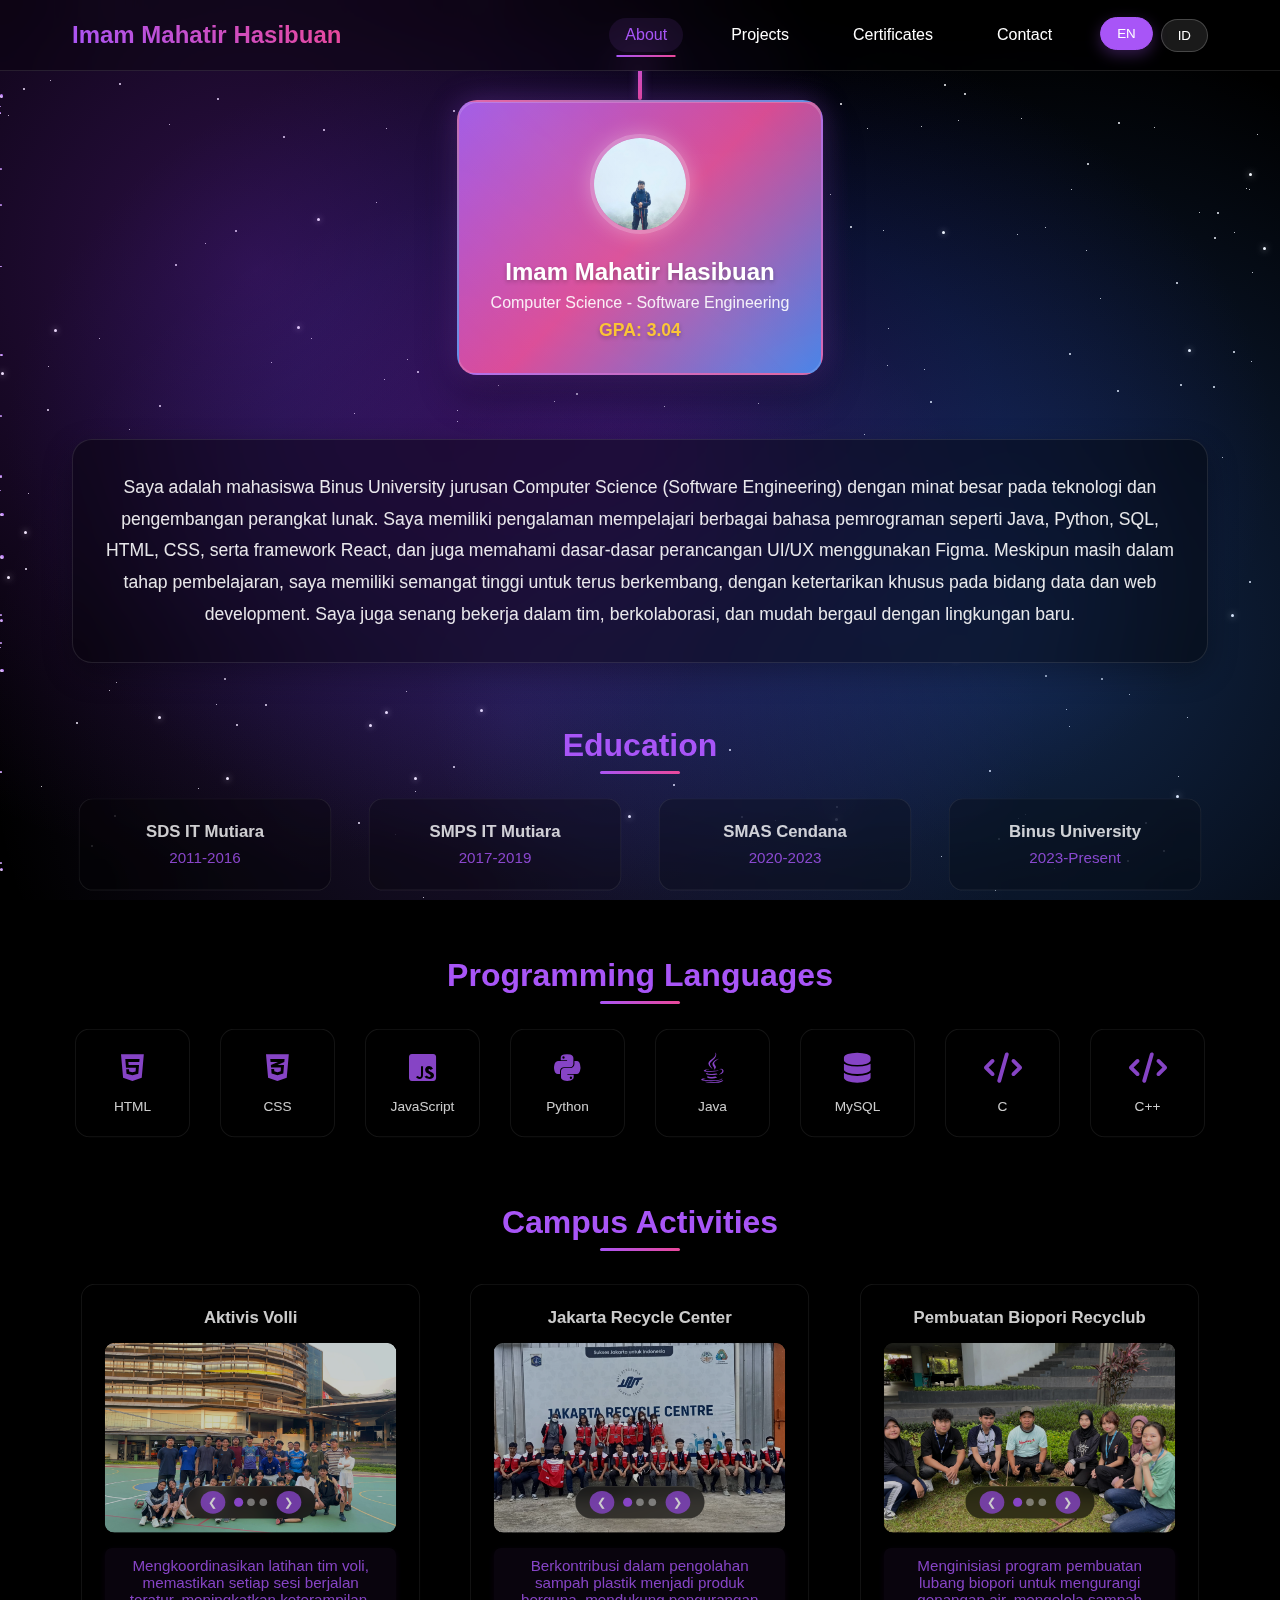
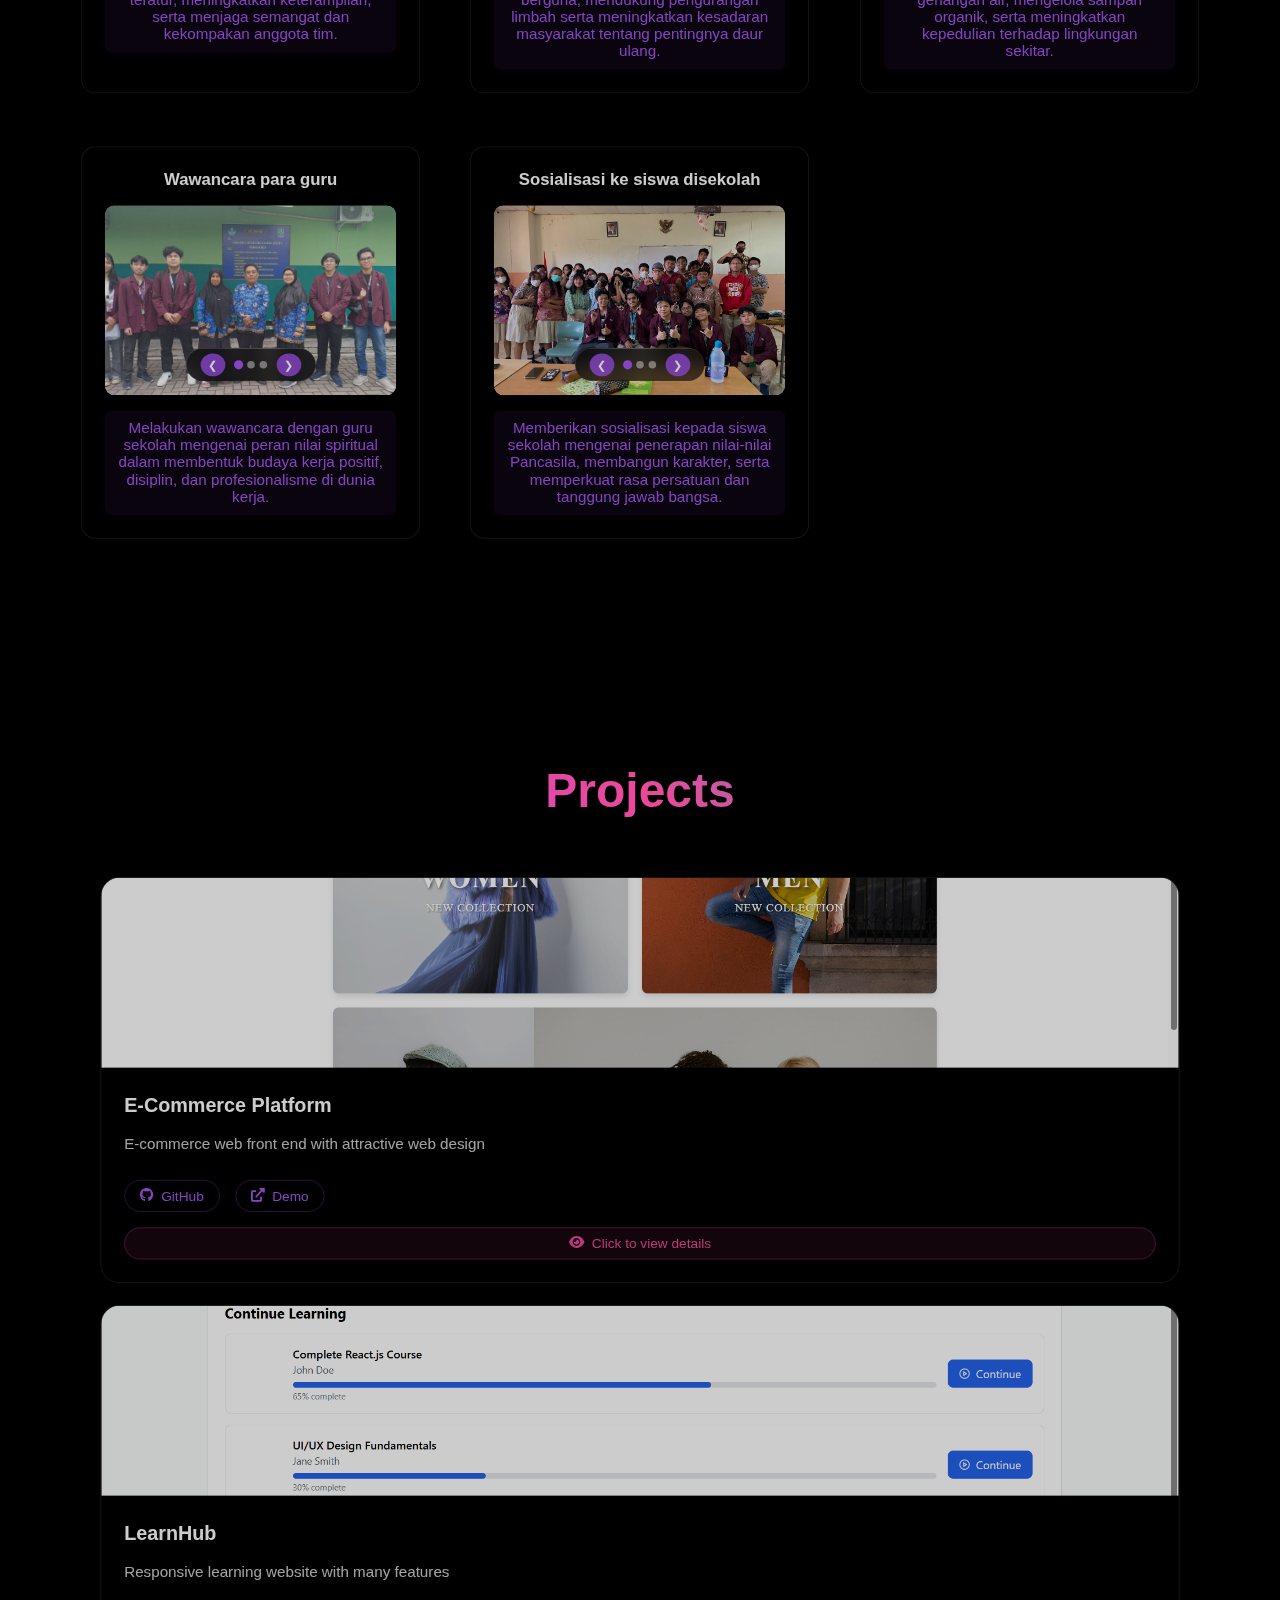
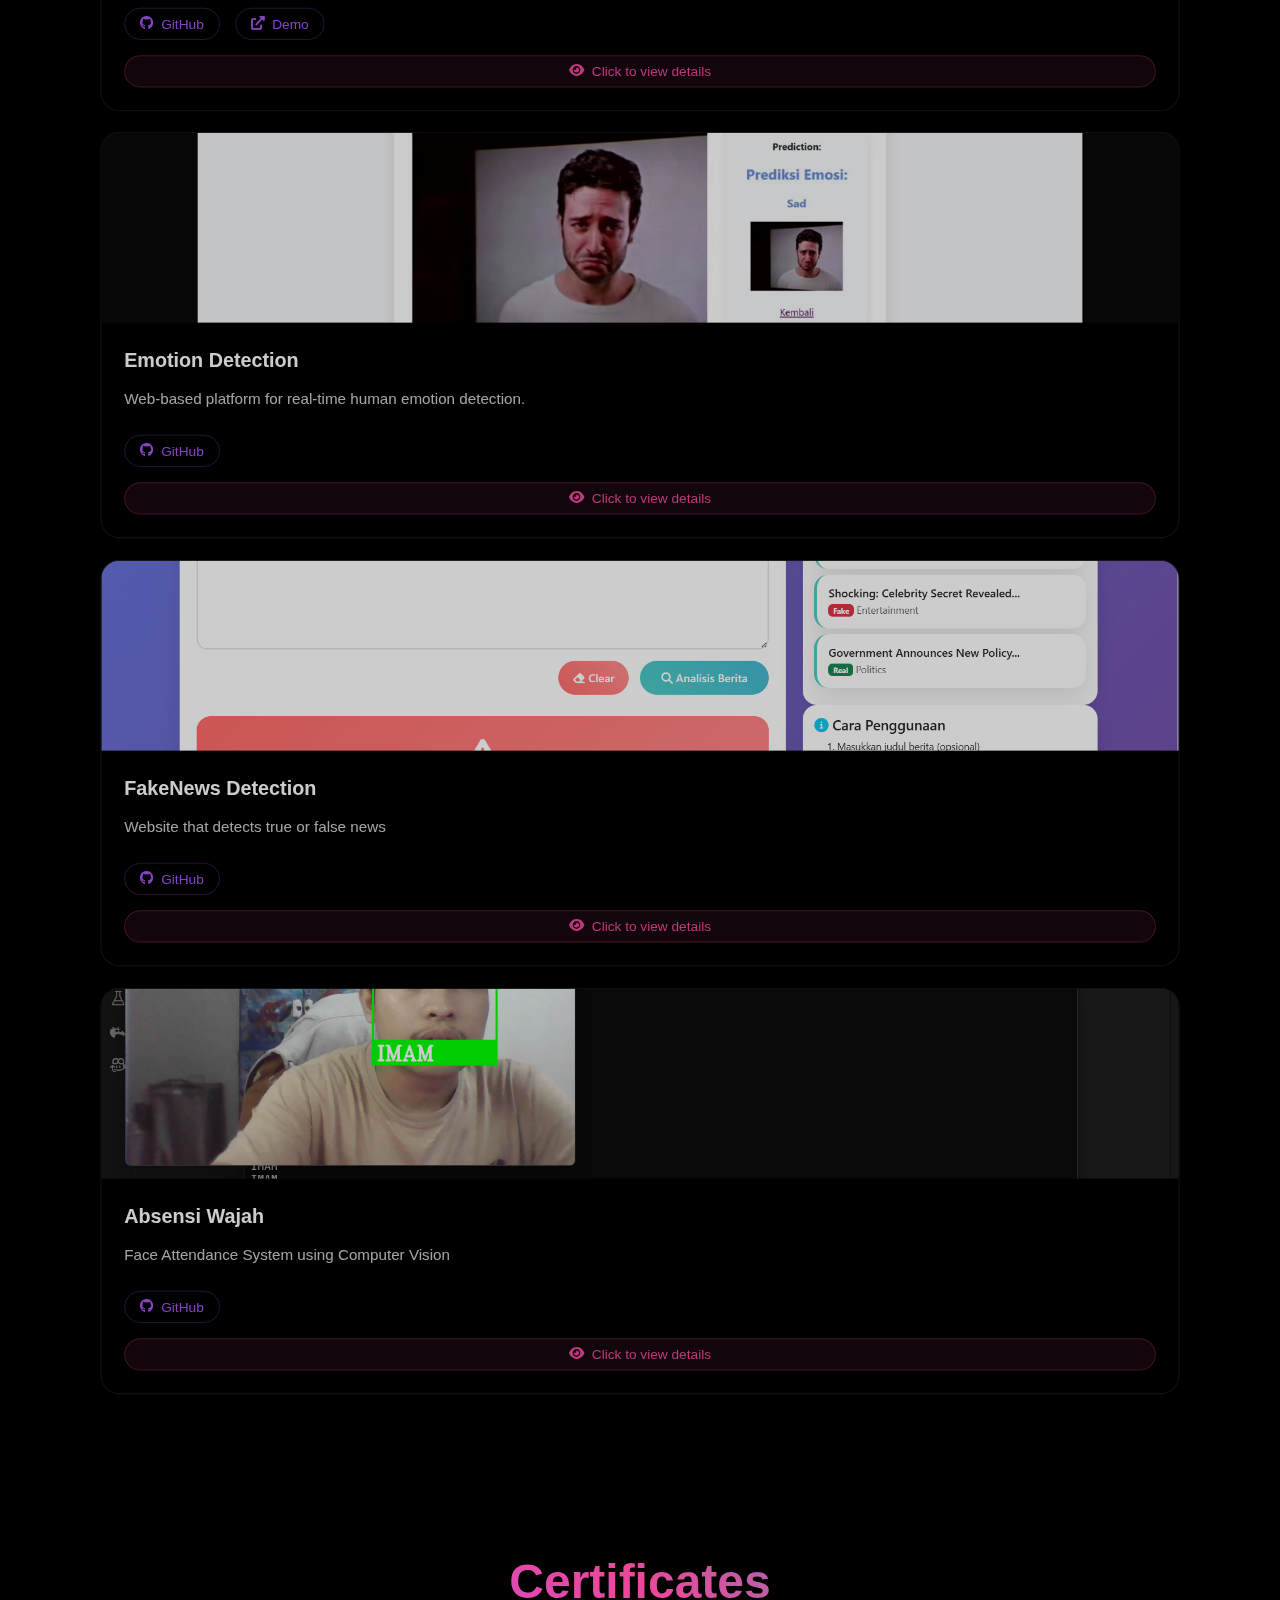
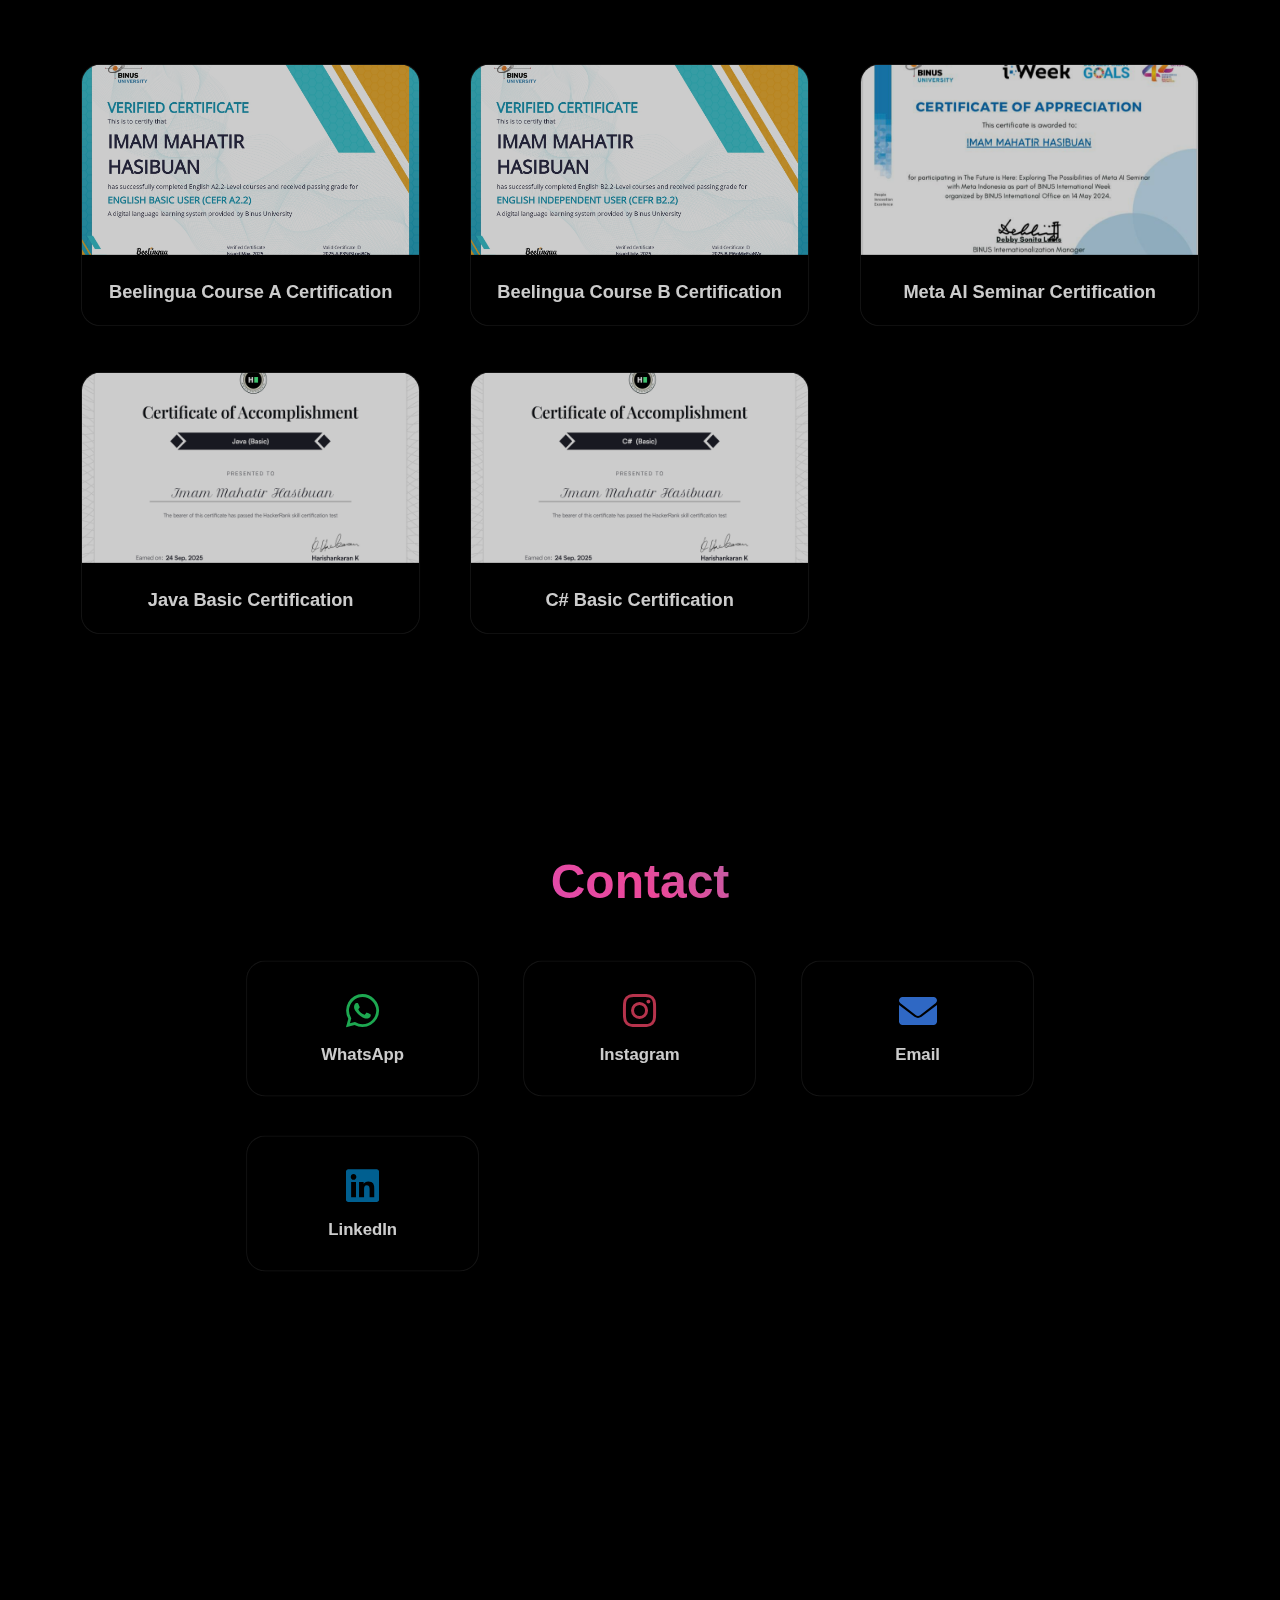
<file: Portofolio.html>
<!DOCTYPE html>
<html lang="en">
<head>
    <meta charset="UTF-8">
    <meta name="viewport" content="width=device-width, initial-scale=1.0">
    <title>Imam Mahatir Hasibuan - Galaxy Portfolio</title>
    <link rel="stylesheet" href="Portofolio.css">
    <link href="https://cdnjs.cloudflare.com/ajax/libs/font-awesome/6.0.0/css/all.min.css" rel="stylesheet">
</head>
<body>
    <!-- Galaxy Background -->
    <div id="galaxy-background">
        <div id="stars"></div>
        <div id="nebula"></div>
        <div id="shooting-stars"></div>
    </div>

    <!-- Navigation -->
    <nav id="navbar">
        <div class="nav-container">
            <h1 class="logo" data-en="Imam Mahatir Hasibuan" data-id="Imam Mahatir Hasibuan">Imam Mahatir Hasibuan</h1>
            
            <div class="nav-items">
                <a href="#about" class="nav-link active" data-en="About" data-id="Tentang">About</a>
                <a href="#projects" class="nav-link" data-en="Projects" data-id="Proyek">Projects</a>
                <a href="#certificates" class="nav-link" data-en="Certificates" data-id="Sertifikat">Certificates</a>
                <a href="#contact" class="nav-link" data-en="Contact" data-id="Kontak">Contact</a>
                
                <div class="language-switcher">
                    <button class="lang-btn active" data-lang="en">EN</button>
                    <button class="lang-btn" data-lang="id">ID</button>
                </div>
            </div>
        </div>
    </nav>

    <!-- About Section -->
    <section id="about" class="section">
        <div class="container">
            <!-- ID Card with Lanyard -->
            <div class="id-card-container">
                <div class="lanyard"></div>
                <div id="id-card" class="id-card">
                    <div class="id-card-inner">
                        <div class="profile-image">
                            <img src="asset/PPportodangithub.jpg" alt="Profile">
                        </div>
                        <h2 class="card-name">Imam Mahatir Hasibuan</h2>
                        <p class="card-major" data-en="Computer Science - Software Engineering" data-id="Ilmu Komputer - Rekayasa Perangkat Lunak">
                            Computer Science - Software Engineering
                        </p>
                        <p class="card-gpa">GPA: 3.04</p>
                    </div>
                </div>
            </div>

            <!-- Description -->
            <div class="description-card">
                <p class="description" data-en="I am a Computer Science (Software Engineering) student at Binus University with a strong interest in technology and software development. I have studied several programming languages such as Java, Python, SQL, HTML, CSS, and the React framework, while also understanding the fundamentals of UI/UX design using Figma. Although still in the learning stage, I am highly motivated to keep growing, with a particular passion for data and web development. I enjoy working in teams, collaborating effectively, and building good connections with others." data-id="Saya adalah mahasiswa Binus University jurusan Computer Science (Software Engineering) dengan minat besar pada teknologi dan pengembangan perangkat lunak. Saya memiliki pengalaman mempelajari berbagai bahasa pemrograman seperti Java, Python, SQL, HTML, CSS, serta framework React, dan juga memahami dasar-dasar perancangan UI/UX menggunakan Figma. Meskipun masih dalam tahap pembelajaran, saya memiliki semangat tinggi untuk terus berkembang, dengan ketertarikan khusus pada bidang data dan web development. Saya juga senang bekerja dalam tim, berkolaborasi, dan mudah bergaul dengan lingkungan baru.">
                    Saya adalah mahasiswa Binus University jurusan Computer Science (Software Engineering) dengan minat besar pada teknologi dan pengembangan perangkat lunak. Saya memiliki pengalaman mempelajari berbagai bahasa pemrograman seperti Java, Python, SQL, HTML, CSS, serta framework React, dan juga memahami dasar-dasar perancangan UI/UX menggunakan Figma. Meskipun masih dalam tahap pembelajaran, saya memiliki semangat tinggi untuk terus berkembang, dengan ketertarikan khusus pada bidang data dan web development. Saya juga senang bekerja dalam tim, berkolaborasi, dan mudah bergaul dengan lingkungan baru.
                </p>
            </div>

            <!-- Education -->
            <div class="section-content">
                <h3 class="section-title" data-en="Education" data-id="Pendidikan">Education</h3>
                <div class="education-grid">
                    <div class="education-card">
                        <h4>SDS IT Mutiara</h4>
                        <p>2011-2016</p>
                    </div>
                    <div class="education-card">
                        <h4>SMPS IT Mutiara</h4>
                        <p>2017-2019</p>
                    </div>
                    <div class="education-card">
                        <h4>SMAS Cendana</h4>
                        <p>2020-2023</p>
                    </div>
                    <div class="education-card">
                        <h4>Binus University</h4>
                        <p>2023-Present</p>
                    </div>
                </div>
            </div>

            <!-- Programming Languages -->
            <div class="section-content">
                <h3 class="section-title" data-en="Programming Languages" data-id="Bahasa Pemrograman">Programming Languages</h3>
                <div class="skills-grid">
                    <div class="skill-card">
                        <i class="fab fa-html5"></i>
                        <span>HTML</span>
                    </div>
                    <div class="skill-card">
                        <i class="fab fa-css3-alt"></i>
                        <span>CSS</span>
                    </div>
                    <div class="skill-card">
                        <i class="fab fa-js-square"></i>
                        <span>JavaScript</span>
                    </div>
                    <div class="skill-card">
                        <i class="fab fa-python"></i>
                        <span>Python</span>
                    </div>
                    <div class="skill-card">
                        <i class="fab fa-java"></i>
                        <span>Java</span>
                    </div>
                    <div class="skill-card">
                        <i class="fas fa-database"></i>
                        <span>MySQL</span>
                    </div>
                    <div class="skill-card">
                        <i class="fas fa-code"></i>
                        <span>C</span>
                    </div>
                    <div class="skill-card">
                        <i class="fas fa-code"></i>
                        <span>C++</span>
                    </div>
                </div>
            </div>

            <!-- Campus Activities -->
            <div class="section-content">
                <h3 class="section-title" data-en="Campus Activities" data-id="Aktivitas Kampus">Campus Activities</h3>
                <div class="activities-grid">
                    <div class="activity-card">
                        <h4>Aktivis Volli</h4>
                        <div class="photo-gallery">
                            <div class="gallery-container">
                                <img src="asset/volli1.jpg" class="activity-photo active">
                                <img src="asset/volli2.jpg" class="activity-photo">
                                <img src="asset/volli3.jpg" class="activity-photo">
                            </div>
                            <div class="gallery-controls">
                                <button class="prev-btn">&#10094;</button>
                                <div class="gallery-dots">
                                    <span class="dot active" data-slide="0"></span>
                                    <span class="dot" data-slide="1"></span>
                                    <span class="dot" data-slide="2"></span>
                                </div>
                                <button class="next-btn">&#10095;</button>
                            </div>
                        </div>
                        <div class="activity-desc"
                            data-en="Coordinated volleyball training sessions, ensuring activities were well-structured, skills improved, and team members maintained motivation and strong cooperation."
                            data-id="Mengkoordinasikan latihan tim voli, memastikan setiap sesi berjalan teratur, meningkatkan keterampilan, serta menjaga semangat dan kekompakan anggota tim.">
                            Mengkoordinasikan latihan tim voli, memastikan setiap sesi berjalan teratur, meningkatkan keterampilan, serta menjaga semangat dan kekompakan anggota tim.
                        </div>
                    </div>
                    <div class="activity-card">
                        <h4>Jakarta Recycle Center</h4>
                        <div class="photo-gallery">
                            <div class="gallery-container">
                                <img src="asset/JRC1.jpg" class="activity-photo active">
                                <img src="asset/JRC2.jpg" class="activity-photo">
                                <img src="asset/JRC3.jpg" class="activity-photo">
                            </div>
                            <div class="gallery-controls">
                                <button class="prev-btn">&#10094;</button>
                                <div class="gallery-dots">
                                    <span class="dot active" data-slide="0"></span>
                                    <span class="dot" data-slide="1"></span>
                                    <span class="dot" data-slide="2"></span>
                                </div>
                                <button class="next-btn">&#10095;</button>
                            </div>
                        </div>
                        <div class="activity-desc"
                            data-en="Contributed to recycling plastic waste into useful products, supporting waste reduction efforts and raising public awareness on environmental sustainability."
                            data-id="Berkontribusi dalam pengolahan sampah plastik menjadi produk berguna, mendukung pengurangan limbah serta meningkatkan kesadaran masyarakat tentang pentingnya daur ulang.">
                           Berkontribusi dalam pengolahan sampah plastik menjadi produk berguna, mendukung pengurangan limbah serta meningkatkan kesadaran masyarakat tentang pentingnya daur ulang.
                        </div>
                    </div>
                    <div class="activity-card">
                        <h4>Pembuatan Biopori Recyclub</h4>
                        <div class="photo-gallery">
                            <div class="gallery-container">
                                <img src="asset/Biopori1.jpg" class="activity-photo active">
                                <img src="asset/Biopori2.jpg" class="activity-photo">
                                <img src="asset/Biopori3.jpg" class="activity-photo">
                            </div>
                            <div class="gallery-controls">
                                <button class="prev-btn">&#10094;</button>
                                <div class="gallery-dots">
                                    <span class="dot active" data-slide="0"></span>
                                    <span class="dot" data-slide="1"></span>
                                    <span class="dot" data-slide="2"></span>
                                </div>
                                <button class="next-btn">&#10095;</button>
                            </div>
                        </div>
                        <div class="activity-desc"
                            data-en="Initiated biopore hole projects to reduce waterlogging, manage organic waste effectively, and encourage greater environmental awareness among community members."
                            data-id="Menginisiasi program pembuatan lubang biopori untuk mengurangi genangan air, mengelola sampah organik, serta meningkatkan kepedulian terhadap lingkungan sekitar.">
                            Menginisiasi program pembuatan lubang biopori untuk mengurangi genangan air, mengelola sampah organik, serta meningkatkan kepedulian terhadap lingkungan sekitar.
                        </div>
                    </div>
                    <div class="activity-card">
                        <h4>Wawancara para guru</h4>
                        <div class="photo-gallery">
                            <div class="gallery-container">
                                <img src="asset/CBAGAMA.jpg" class="activity-photo active">
                                <img src="asset/CBAGAMA2.jpg" class="activity-photo">
                                <img src="asset/CBAGAMA3.jpg" class="activity-photo">
                            </div>
                            <div class="gallery-controls">
                                <button class="prev-btn">&#10094;</button>
                                <div class="gallery-dots">
                                    <span class="dot active" data-slide="0"></span>
                                    <span class="dot" data-slide="1"></span>
                                    <span class="dot" data-slide="2"></span>
                                </div>
                                <button class="next-btn">&#10095;</button>
                            </div>
                        </div>
                       <div class="activity-desc"
                            data-en="Conducted interviews with teachers to explore how spiritual values influence workplace culture, discipline, and professional attitudes in organizational environments."
                            data-id="Mengkoordinasikan latihan tim voli, memastikan setiap sesi berjalan teratur, meningkatkan keterampilan, serta menjaga semangat dan kekompakan anggota tim.">
                            Melakukan wawancara dengan guru sekolah mengenai peran nilai spiritual dalam membentuk budaya kerja positif, disiplin, dan profesionalisme di dunia kerja.
                        </div>
                    </div>
                    <div class="activity-card">
                        <h4>Sosialisasi ke siswa disekolah</h4>
                        <div class="photo-gallery">
                            <div class="gallery-container">
                                <img src="asset/CBPancasila.jpg" class="activity-photo active">
                                <img src="asset/CBPancasila2.jpg" class="activity-photo">
                                <img src="asset/CBPancasila3.jpg" class="activity-photo">
                            </div>
                            <div class="gallery-controls">
                                <button class="prev-btn">&#10094;</button>
                                <div class="gallery-dots">
                                    <span class="dot active" data-slide="0"></span>
                                    <span class="dot" data-slide="1"></span>
                                    <span class="dot" data-slide="2"></span>
                                </div>
                                <button class="next-btn">&#10095;</button>
                            </div>
                        </div>
                        <div class="activity-desc"
                            data-en="Delivered sessions to students about practicing Pancasila values, promoting unity, responsibility, and strong moral character in everyday personal and social life."
                            data-id="Mengkoordinasikan latihan tim voli, memastikan setiap sesi berjalan teratur, meningkatkan keterampilan, serta menjaga semangat dan kekompakan anggota tim.">
                            Memberikan sosialisasi kepada siswa sekolah mengenai penerapan nilai-nilai Pancasila, membangun karakter, serta memperkuat rasa persatuan dan tanggung jawab bangsa.
                        </div>
                    </div>
                </div>
            </div>
        </div>
    </section>

    <!-- Projects Section -->
    <section id="projects" class="section">
        <div class="container">
            <h2 class="main-title" data-en="Projects" data-id="Proyek">Projects</h2>
            <div class="projects-grid">
                <div class="project-card" onclick="openProjectModal('project1')">
                    <img src="asset/E-commerce (1).png" alt="E-Commerce Platform">
                    <div class="project-content">
                        <h3>E-Commerce Platform</h3>
                        <p>E-commerce web front end with attractive web design</p>
                        <div class="project-links">
                            <a href="https://github.com/imam/ecommerce" class="project-link" onclick="event.stopPropagation()">
                                <i class="fab fa-github"></i>
                                <span data-en="GitHub" data-id="GitHub">GitHub</span>
                            </a>
                            <a href="https://web-ecommerce-beta.vercel.app/AboutPage.html" class="project-link" onclick="event.stopPropagation()">
                                <i class="fas fa-external-link-alt"></i>
                                <span data-en="Demo" data-id="Demo">Demo</span>
                            </a>
                        </div>
                        <div class="view-details">
                            <i class="fas fa-eye"></i>
                            <span data-en="Click to view details" data-id="Klik untuk melihat detail">Click to view details</span>
                        </div>
                    </div>
                </div>
                <div class="project-card" onclick="openProjectModal('project2')">
                    <img src="asset/LearnHub (1).png" alt="Data Dashboard">
                    <div class="project-content">
                        <h3>LearnHub</h3>
                        <p>Responsive learning website with many features</p>
                        <div class="project-links">
                            <a href="https://github.com/ImamMahatirHasibuan/LearnHub" class="project-link" onclick="event.stopPropagation()">
                                <i class="fab fa-github"></i>
                                <span data-en="GitHub" data-id="GitHub">GitHub</span>
                            </a>
                            <a href="https://hci-kelas.vercel.app/" class="project-link" onclick="event.stopPropagation()">
                                <i class="fas fa-external-link-alt"></i>
                                <span data-en="Demo" data-id="Demo">Demo</span>
                            </a>
                        </div>
                        <div class="view-details">
                            <i class="fas fa-eye"></i>
                            <span data-en="Click to view details" data-id="Klik untuk melihat detail">Click to view details</span>
                        </div>
                    </div>
                </div>
                <div class="project-card" onclick="openProjectModal('project3')">
                    <img src="asset/EmotionDetection.jpg" alt="Emotion Detection">
                    <div class="project-content">
                        <h3>Emotion Detection</h3>
                        <p>Web-based platform for real-time human emotion detection.</p>
                        <div class="project-links">
                            <a href="https://github.com/ImamMahatirHasibuan/EmotionDetection" class="project-link" onclick="event.stopPropagation()">
                                <i class="fab fa-github"></i>
                                <span data-en="GitHub" data-id="GitHub">GitHub</span>
                            </a>
                        </div>
                        <div class="view-details">
                            <i class="fas fa-eye"></i>
                            <span data-en="Click to view details" data-id="Klik untuk melihat detail">Click to view details</span>
                        </div>
                    </div>
                </div>
                <div class="project-card" onclick="openProjectModal('project4')">
                    <img src="asset/FakenewsDetection (1).png" alt="FakeNews Detection">
                    <div class="project-content">
                        <h3>FakeNews Detection</h3>
                        <p>Website that detects true or false news</p>
                        <div class="project-links">
                            <a href="https://github.com/ImamMahatirHasibuan/FakeNewsDetection" class="project-link" onclick="event.stopPropagation()">
                                <i class="fab fa-github"></i>
                                <span data-en="GitHub" data-id="GitHub">GitHub</span>
                            </a>
                        </div>
                        <div class="view-details">
                            <i class="fas fa-eye"></i>
                            <span data-en="Click to view details" data-id="Klik untuk melihat detail">Click to view details</span>
                        </div>
                    </div>
                </div>
                <div class="project-card" onclick="openProjectModal('project5')">
                    <img src="asset/AbsensiWajah (1).png" alt="Absensi Wajah">
                    <div class="project-content">
                        <h3>Absensi Wajah</h3>
                        <p>Face Attendance System using Computer Vision</p>
                        <div class="project-links">
                            <a href="https://github.com/ImamMahatirHasibuan/AbsensiWajah" class="project-link" onclick="event.stopPropagation()">
                                <i class="fab fa-github"></i>
                                <span data-en="GitHub" data-id="GitHub">GitHub</span>
                            </a>
                        </div>
                        <div class="view-details">
                            <i class="fas fa-eye"></i>
                            <span data-en="Click to view details" data-id="Klik untuk melihat detail">Click to view details</span>
                        </div>
                    </div>
                </div>
            </div>
        </div>
    </section>

    <!-- Project Modals -->
    <div id="projectModal" class="modal" style="display:none;">
        <div class="modal-content">
            <span class="close close-modal" id="closeProjectModal">&times;</span>
            <div id="modalBody">
                <!-- Modal content will be dynamically loaded here -->
            </div>
        </div>
    </div>

    <!-- Certificates Section -->
    <section id="certificates" class="section">
        <div class="container">
            <h2 class="main-title" data-en="Certificates" data-id="Sertifikat">Certificates</h2>
            <div class="certificates-grid">
                <div class="certificate-card">
                    <img src="asset/sERTIFbelinguaA_page-0001.jpg" alt="React Certificate">
                    <h3>Beelingua Course A Certification</h3>
                </div>
                <div class="certificate-card">
                    <img src="asset/SertifbelinguaB_page-0001.jpg" alt="AWS Certificate">
                    <h3>Beelingua Course B Certification</h3>
                </div>
                <div class="certificate-card">
                    <img src="asset/CertiMetaAI.jpg" alt="JavaScript Certificate">
                    <h3>Meta AI Seminar Certification</h3>
                </div>
                <div class="certificate-card">
                    <img src="asset/CertifJavaBasic.png" alt="JavaScript Certificate">
                    <h3>Java Basic Certification</h3>
                </div>
                <div class="certificate-card">
                    <img src="asset/CertifCBasic.png" alt="JavaScript Certificate">
                    <h3>C# Basic Certification</h3>
                </div>
            </div>
        </div>
    </section>

    <!-- Contact Section -->
    <section id="contact" class="section">
        <div class="container">
            <h2 class="main-title" data-en="Contact" data-id="Kontak">Contact</h2>
            <div class="contact-grid">
                <a href="https://wa.me/6289513730840" class="contact-card whatsapp">
                    <i class="fab fa-whatsapp"></i>
                    <span>WhatsApp</span>
                </a>
                <a href="https://www.instagram.com/imamahatir?igsh=MWVyNjlwcDhpZWRxMQ%3D%3D&utm_source=qr" class="contact-card instagram">
                    <i class="fab fa-instagram"></i>
                    <span>Instagram</span>
                </a>
                <a href="imamahatir@gmail.com" class="contact-card email">
                    <i class="fas fa-envelope"></i>
                    <span>Email</span>
                </a>
                <a href="https://www.linkedin.com/in/imam-mahatir-75169a2a8?utm_source=share&utm_campaign=share_via&utm_content=profile&utm_medium=ios_app " class="contact-card linkedin">
                    <i class="fab fa-linkedin"></i>
                    <span>LinkedIn</span>
                </a>
            </div>
        </div>
    </section>

    <!-- Scroll to Top Button -->
    <button id="scroll-to-top">
        <i class="fas fa-chevron-up"></i>
    </button>

    <script src="Portofolio.js"></script>
</body>
</html>
</file>
<file: Portofolio.css>
.project-card:hover {
    transform: translateY(-10px) scale(1.02);
    box-shadow: 0 25px 50px rgba(168, 85, 247, 0.3);
    border-color: rgba(168, 85, 247, 0.5);
    cursor: pointer;
}

.project-card img {
    width: 100%;
    height: 200px;
    object-fit: cover;
    transition: transform 0.3s ease;
}

.project-card:hover img {
    transform: scale(1.1);
}

.project-content {
    padding: 1.5rem;
    position: relative;
    z-index: 1;
}

.project-content h3 {
    font-size: 1.3rem;
    font-weight: 600;
    margin-bottom: 1rem;
    color: #fff;
}

.project-content p {
    color: rgba(255, 255, 255, 0.8);
    margin-bottom: 1.5rem;
    line-height: 1.6;
}

.project-links {
    display: flex;
    gap: 1rem;
    margin-bottom: 1rem;
}

.project-link {
    display: flex;
    align-items: center;
    gap: 0.5rem;
    color: #a855f7;
    text-decoration: none;
    font-size: 0.9rem;
    font-weight: 500;
    padding: 0.5rem 1rem;
    border: 1px solid rgba(168, 85, 247, 0.3);
    border-radius: 20px;
    transition: all 0.3s ease;
}

.project-link:hover {
    background: rgba(168, 85, 247, 0.2);
    border-color: #a855f7;
    transform: translateY(-2px);
}

.view-details {
    display: flex;
    align-items: center;
    justify-content: center;
    gap: 0.5rem;
    color: #ec4899;
    font-size: 0.9rem;
    font-weight: 500;
    padding: 0.5rem;
    border: 1px solid rgba(236, 72, 153, 0.3);
    border-radius: 20px;
    background: rgba(236, 72, 153, 0.1);
    transition: all 0.3s ease;
}

.project-card:hover .view-details {
    background: rgba(236, 72, 153, 0.2);
    border-color: #ec4899;
}

/* Modal Styles */
.modal {
    display: none;
    position: fixed;
    z-index: 2000;
    left: 0;
    top: 0;
    width: 100%;
    height: 100%;
    overflow: auto;
    background-color: rgba(0, 0, 0, 0.9);
    backdrop-filter: blur(20px);
}

.modal-content {
    background: linear-gradient(135deg, 
        rgba(168, 85, 247, 0.1) 0%, 
        rgba(59, 130, 246, 0.1) 100%);
    backdrop-filter: blur(30px);
    border: 1px solid rgba(255, 255, 255, 0.2);
    margin: 2% auto;
    padding: 2rem;
    width: 90%;
    max-width: 900px;
    border-radius: 20px;
    position: relative;
    box-shadow: 0 30px 60px rgba(0, 0, 0, 0.5);
}

.close {
    color: #aaa;
    float: right;
    font-size: 28px;
    font-weight: bold;
    position: absolute;
    top: 15px;
    right: 25px;
    cursor: pointer;
    transition: color 0.3s ease;
}

.close:hover,
.close:focus {
    color: #fff;
    text-decoration: none;
}

.modal-project {
    color: #fff;
}

.modal-header {
    text-align: center;
    margin-bottom: 2rem;
}

.modal-header h2 {
    font-size: 2.5rem;
    background: linear-gradient(45deg, #a855f7, #ec4899);
    -webkit-background-clip: text;
    -webkit-text-fill-color: transparent;
    background-clip: text;
    margin-bottom: 1rem;
}

.modal-header .project-meta {
    display: flex;
    justify-content: center;
    gap: 2rem;
    margin-bottom: 1rem;
}

.modal-header .project-tech {
    display: flex;
    flex-wrap: wrap;
    justify-content: center;
    gap: 0.5rem;
}

.tech-tag {
    background: rgba(168, 85, 247, 0.2);
    color: #a855f7;
    padding: 0.3rem 0.8rem;
    border-radius: 15px;
    font-size: 0.8rem;
    border: 1px solid rgba(168, 85, 247, 0.3);
}

.modal-gallery {
    margin-bottom: 2rem;
}

.modal-gallery-main {
    position: relative;
    margin-bottom: 1rem;
}

.modal-gallery-main img {
    width: 100%;
    height: 400px;
    object-fit: cover;
    border-radius: 15px;
    box-shadow: 0 15px 30px rgba(0, 0, 0, 0.3);
}

/* Photo Slider for Campus Activities */
.photo-slider {
    position: relative;
    height: 200px;
    border-radius: 10px;
    overflow: hidden;
    background: rgba(0, 0, 0, 0.3);
}

.slider-images {
    position: relative;
    width: 100%;
    height: 100%;
}

.slider-images .activity-photo {
    position: absolute;
    top: 0;
    left: 0;
    width: 100%;
    height: 100%;
    object-fit: cover;
    border-radius: 10px;
    transition: opacity 0.5s ease;
}

.photo-slider .prev-btn,
.photo-slider .next-btn {
    position: absolute;
    top: 50%;
    transform: translateY(-50%);
    background: rgba(168, 85, 247, 0.8);
    border: none;
    color: white;
    padding: 10px 15px;
    cursor: pointer;
    font-size: 18px;
    border-radius: 50%;
    width: 40px;
    height: 40px;
    display: flex;
    align-items: center;
    justify-content: center;
    transition: all 0.3s ease;
    z-index: 10;
}

.photo-slider .prev-btn {
    left: 10px;
}

.photo-slider .next-btn {
    right: 10px;
}

.photo-slider .prev-btn:hover,
.photo-slider .next-btn:hover {
    background: #a855f7;
    transform: translateY(-50%) scale(1.1);
}

/* Project Modal Styles */
.modal-gallery-nav {
    position: absolute;
    top: 50%;
    transform: translateY(-50%);
    background: rgba(0, 0, 0, 0.6);
    border: none;
    color: white;
    padding: 15px;
    border-radius: 50%;
    cursor: pointer;
    font-size: 20px;
    transition: all 0.3s ease;
}

.modal-gallery-nav:hover {
    background: rgba(168, 85, 247, 0.8);
    transform: translateY(-50%) scale(1.1);
}

.modal-gallery-nav.prev {
    left: 20px;
}

.modal-gallery-nav.next {
    right: 20px;
}

.modal-gallery-thumbs {
    display: flex;
    gap: 1rem;
    justify-content: center;
    overflow-x: auto;
    padding: 1rem 0;
}

.modal-gallery-thumbs img {
    width: 80px;
    height: 60px;
    object-fit: cover;
    border-radius: 8px;
    cursor: pointer;
    border: 2px solid transparent;
    transition: all 0.3s ease;
}

.modal-gallery-thumbs img:hover,
.modal-gallery-thumbs img.active {
    border-color: #a855f7;
    transform: scale(1.1);
}

.modal-description {
    margin-bottom: 2rem;
}

.modal-description h3 {
    color: #a855f7;
    font-size: 1.5rem;
    margin-bottom: 1rem;
}

.modal-description p {
    line-height: 1.8;
    color: rgba(255, 255, 255, 0.9);
    margin-bottom: 1rem;
}

.modal-features {
    display: grid;
    grid-template-columns: repeat(auto-fit, minmax(250px, 1fr));
    gap: 1.5rem;
    margin-bottom: 2rem;
}

.feature-item {
    background: rgba(168, 85, 247, 0.1);
    border: 1px solid rgba(168, 85, 247, 0.3);
    border-radius: 15px;
    padding: 1.5rem;
}

.feature-item h4 {
    color: #ec4899;
    margin-bottom: 0.5rem;
}

.feature-item p {
    color: rgba(255, 255, 255, 0.8);
    font-size: 0.9rem;
}

.modal-links {
    display: flex;
    justify-content: center;
    gap: 2rem;
    margin-top: 2rem;
}

.modal-link {
    display: flex;
    align-items: center;
    gap: 0.5rem;
    color: #fff;
    text-decoration: none;
    font-weight: 500;
    padding: 1rem 2rem;
    border: 2px solid rgba(168, 85, 247, 0.5);
    border-radius: 25px;
    background: rgba(168, 85, 247, 0.2);
    transition: all 0.3s ease;
}

.modal-link:hover {
    background: rgba(168, 85, 247, 0.4);
    border-color: #a855f7;
    transform: translateY(-3px);
    box-shadow: 0 10px 25px rgba(168, 85, 247, 0.3);
}/* Reset and Base Styles */
* {
    margin: 0;
    padding: 0;
    box-sizing: border-box;
}

body {
    font-family: 'Segoe UI', Tahoma, Geneva, Verdana, sans-serif;
    background: #000;
    color: #fff;
    overflow-x: hidden;
    scroll-behavior: smooth;
}

/* Galaxy Background */
#galaxy-background {
    position: fixed;
    top: 0;
    left: 0;
    width: 100%;
    height: 100%;
    z-index: -1;
    background: radial-gradient(ellipse at center, 
        rgba(75, 0, 130, 0.4) 0%, 
        rgba(25, 25, 112, 0.3) 40%, 
        rgba(0, 0, 0, 0.8) 70%, 
        #000000 100%);
}

/* Animated Stars */
#stars {
    position: absolute;
    width: 100%;
    height: 100%;
    overflow: hidden;
}

.star {
    position: absolute;
    background: #fff;
    border-radius: 50%;
    animation: twinkle 2s infinite ease-in-out alternate;
}

.star.small {
    width: 1px;
    height: 1px;
}

.star.medium {
    width: 2px;
    height: 2px;
}

.star.large {
    width: 3px;
    height: 3px;
    box-shadow: 0 0 6px rgba(255, 255, 255, 0.8);
}

@keyframes twinkle {
    0% { opacity: 0.3; transform: scale(1); }
    50% { opacity: 1; transform: scale(1.2); }
    100% { opacity: 0.3; transform: scale(1); }
}

/* Moving Stars */
.moving-star {
    position: absolute;
    background: linear-gradient(45deg, #fff, #a855f7);
    border-radius: 50%;
    animation: moveAcross 15s linear infinite;
}

@keyframes moveAcross {
    0% {
        transform: translateX(-100px) translateY(100px);
        opacity: 0;
    }
    10% {
        opacity: 1;
    }
    90% {
        opacity: 1;
    }
    100% {
        transform: translateX(calc(100vw + 100px)) translateY(-100px);
        opacity: 0;
    }
}

/* Shooting Stars */
#shooting-stars {
    position: absolute;
    width: 100%;
    height: 100%;
    overflow: hidden;
}

.shooting-star {
    position: absolute;
    height: 2px;
    background: linear-gradient(45deg, transparent, #fff, transparent);
    border-radius: 50px;
    animation: shoot 3s linear infinite;
}

@keyframes shoot {
    0% {
        transform: translateX(-100px) translateY(100px);
        width: 0px;
        opacity: 0;
    }
    5% {
        width: 100px;
        opacity: 1;
    }
    95% {
        width: 100px;
        opacity: 1;
    }
    100% {
        transform: translateX(calc(100vw + 100px)) translateY(-100px);
        width: 0px;
        opacity: 0;
    }
}

/* Nebula Effect */
#nebula {
    position: absolute;
    width: 100%;
    height: 100%;
    background: 
        radial-gradient(circle at 20% 30%, rgba(147, 51, 234, 0.3) 0%, transparent 50%),
        radial-gradient(circle at 80% 70%, rgba(59, 130, 246, 0.3) 0%, transparent 50%),
        radial-gradient(circle at 40% 80%, rgba(139, 92, 246, 0.2) 0%, transparent 50%);
    animation: nebulaDrift 20s ease-in-out infinite alternate;
}

@keyframes nebulaDrift {
    0% {
        transform: translateX(-20px) translateY(-10px) rotate(0deg);
    }
    100% {
        transform: translateX(20px) translateY(10px) rotate(360deg);
    }
}

/* Navigation */
#navbar {
    position: fixed;
    top: 0;
    width: 100%;
    z-index: 1000;
    background: rgba(0, 0, 0, 0.3);
    backdrop-filter: blur(20px);
    border-bottom: 1px solid rgba(255, 255, 255, 0.1);
    transition: all 0.3s ease;
}

.nav-container {
    max-width: 1200px;
    margin: 0 auto;
    padding: 0 2rem;
    display: flex;
    justify-content: space-between;
    align-items: center;
    height: 70px;
}

.logo {
    font-size: 1.5rem;
    font-weight: 700;
    background: linear-gradient(45deg, #a855f7, #ec4899);
    -webkit-background-clip: text;
    -webkit-text-fill-color: transparent;
    background-clip: text;
}

.nav-items {
    display: flex;
    align-items: center;
    gap: 2rem;
}

.nav-link {
    color: #fff;
    text-decoration: none;
    font-weight: 500;
    position: relative;
    transition: all 0.3s ease;
    padding: 0.5rem 1rem;
    border-radius: 25px;
}

.nav-link:hover,
.nav-link.active {
    color: #a855f7;
    background: rgba(168, 85, 247, 0.1);
}

.nav-link::before {
    content: '';
    position: absolute;
    bottom: -5px;
    left: 50%;
    width: 0;
    height: 2px;
    background: linear-gradient(45deg, #a855f7, #ec4899);
    transition: all 0.3s ease;
    transform: translateX(-50%);
}

.nav-link:hover::before,
.nav-link.active::before {
    width: 80%;
}

/* Language Switcher */
.language-switcher {
    display: flex;
    gap: 0.5rem;
}

.lang-btn {
    background: rgba(255, 255, 255, 0.1);
    border: 1px solid rgba(255, 255, 255, 0.2);
    color: #fff;
    padding: 0.5rem 1rem;
    border-radius: 20px;
    cursor: pointer;
    transition: all 0.3s ease;
    font-weight: 500;
}

.lang-btn:hover,
.lang-btn.active {
    background: #a855f7;
    border-color: #a855f7;
    transform: translateY(-2px);
    box-shadow: 0 5px 15px rgba(168, 85, 247, 0.3);
}

/* Section Styles */
.section {
    min-height: 100vh;
    padding: 100px 0 50px;
    position: relative;
}

.container {
    max-width: 1200px;
    margin: 0 auto;
    padding: 0 2rem;
}

.main-title {
    font-size: 3rem;
    text-align: center;
    margin-bottom: 3rem;
    background: linear-gradient(45deg, #a855f7, #ec4899, #06b6d4);
    -webkit-background-clip: text;
    -webkit-text-fill-color: transparent;
    background-clip: text;
    animation: titleGlow 3s ease-in-out infinite alternate;
}

@keyframes titleGlow {
    0% {
        filter: drop-shadow(0 0 5px rgba(168, 85, 247, 0.5));
    }
    100% {
        filter: drop-shadow(0 0 20px rgba(168, 85, 247, 0.8));
    }
}

/* ID Card Styles */
.id-card-container {
    display: flex;
    flex-direction: column;
    align-items: center;  /* Tambahkan ini agar semua elemen rata tengah */
    justify-content: center;
    margin-bottom: 4rem;
    position: relative;
}

.lanyard {
    position: absolute;
    top: -60px;  /* Kembali ke ukuran asli */
    left: 50%;
    transform: translateX(-50%);
    width: 4px;  /* Kembali ke ukuran asli */
    height: 60px;  /* Kembali ke ukuran asli */
    background: linear-gradient(180deg, #a855f7, #ec4899);
    border-radius: 2px;  /* Kembali ke ukuran asli */
    box-shadow: 0 0 10px rgba(168, 85, 247, 0.5);  /* Tambah shadow */
}

/* Swipe Hint for ID Card */
.swipe-hint {
    font-size: 0.95em;
    color: #6366f1;
    text-align: center;
    margin-top: 16px;
    margin-bottom: 0;
    opacity: 0.85;
    font-style: italic;
    font-weight: 500;
    width: 100%;  /* Tambahkan ini */
    align-self: center;  /* Tambahkan ini */
}

.id-card {
    background: linear-gradient(135deg, 
        rgba(168, 85, 247, 0.9) 0%, 
        rgba(236, 72, 153, 0.9) 50%, 
        rgba(59, 130, 246, 0.9) 100%);
    backdrop-filter: blur(20px);
    border: 2px solid rgba(255, 255, 255, 0.2);
    border-radius: 20px;
    padding: 2rem;
    text-align: center;
    cursor: grab;
    transition: all 0.3s cubic-bezier(0.68, -0.55, 0.265, 1.55);
    box-shadow: 
        0 20px 40px rgba(0, 0, 0, 0.3),
        0 0 30px rgba(168, 85, 247, 0.3),
        inset 0 1px 0 rgba(255, 255, 255, 0.2);
    position: relative;
    overflow: hidden;
}

.id-card::before {
    content: '';
    position: absolute;
    top: -50%;
    left: -50%;
    width: 200%;
    height: 200%;
    background: linear-gradient(45deg, transparent, rgba(255, 255, 255, 0.1), transparent);
    animation: shimmer 3s infinite;
    pointer-events: none;
}

@keyframes shimmer {
    0% { transform: translateX(-100%) translateY(-100%) rotate(45deg); }
    100% { transform: translateX(100%) translateY(100%) rotate(45deg); }
}

.id-card:hover {
    transform: translateY(-10px) scale(1.05);
    box-shadow: 
        0 30px 60px rgba(0, 0, 0, 0.4),
        0 0 50px rgba(168, 85, 247, 0.5),
        inset 0 1px 0 rgba(255, 255, 255, 0.3);
}

.id-card:active {
    cursor: grabbing;
    transform: scale(1.1);
}

.profile-image {
    width: 100px;
    height: 100px;
    margin: 0 auto 1.5rem;
    border-radius: 50%;
    overflow: hidden;
    border: 4px solid rgba(255, 255, 255, 0.3);
    box-shadow: 0 0 20px rgba(255, 255, 255, 0.3);
}

.profile-image img {
    width: 100%;
    height: 100%;
    object-fit: cover;
}

.card-name {
    font-size: 1.5rem;
    font-weight: 700;
    margin-bottom: 0.5rem;
    color: #fff;
    text-shadow: 0 2px 4px rgba(0, 0, 0, 0.3);
}

.card-major {
    font-size: 1rem;
    margin-bottom: 0.5rem;
    color: rgba(255, 255, 255, 0.9);
}

.card-gpa {
    font-size: 1.1rem;
    font-weight: 600;
    color: #fbbf24;
    text-shadow: 0 2px 4px rgba(0, 0, 0, 0.3);
}



/* Description Card */
.description-card {
    background: rgba(0, 0, 0, 0.4);
    backdrop-filter: blur(20px);
    border: 1px solid rgba(255, 255, 255, 0.1);
    border-radius: 20px;
    padding: 2rem;
    margin-bottom: 4rem;
    box-shadow: 0 10px 30px rgba(0, 0, 0, 0.3);
}

.description {
    font-size: 1.1rem;
    line-height: 1.8;
    color: rgba(255, 255, 255, 0.9);
    text-align: center;
}

.description strong {
    color: #a855f7;
    font-weight: 600;
}

/* Section Content */
.section-content {
    margin-bottom: 4rem;
}

.section-title {
    font-size: 2rem;
    text-align: center;
    margin-bottom: 2rem;
    color: #a855f7;
    position: relative;
}

.section-title::after {
    content: '';
    position: absolute;
    bottom: -10px;
    left: 50%;
    transform: translateX(-50%);
    width: 80px;
    height: 3px;
    background: linear-gradient(45deg, #a855f7, #ec4899);
    border-radius: 2px;
}

/* Education Grid */
.education-grid {
    display: grid;
    grid-template-columns: repeat(auto-fit, minmax(250px, 1fr));
    gap: 1.5rem;
    margin-bottom: 2rem;
}

.education-card {
    background: rgba(0, 0, 0, 0.3);
    backdrop-filter: blur(15px);
    border: 1px solid rgba(255, 255, 255, 0.1);
    border-radius: 15px;
    padding: 1.5rem;
    text-align: center;
    transition: all 0.3s ease;
    position: relative;
    overflow: hidden;
}

.education-card::before {
    content: '';
    position: absolute;
    top: 0;
    left: -100%;
    width: 100%;
    height: 100%;
    background: linear-gradient(90deg, transparent, rgba(168, 85, 247, 0.2), transparent);
    transition: left 0.5s ease;
}

.education-card:hover::before {
    left: 100%;
}

.education-card:hover {
    transform: translateY(-5px);
    box-shadow: 0 15px 30px rgba(168, 85, 247, 0.3);
    border-color: rgba(168, 85, 247, 0.5);
}

.education-card h4 {
    font-size: 1.1rem;
    font-weight: 600;
    margin-bottom: 0.5rem;
    color: #fff;
}

.education-card p {
    color: #a855f7;
    font-weight: 500;
}

/* Skills Grid */
.skills-grid {
    display: grid;
    grid-template-columns: repeat(auto-fit, minmax(120px, 1fr));
    gap: 1.5rem;
}

.skill-card {
    background: rgba(0, 0, 0, 0.3);
    backdrop-filter: blur(15px);
    border: 1px solid rgba(255, 255, 255, 0.1);
    border-radius: 15px;
    padding: 1.5rem;
    text-align: center;
    transition: all 0.3s ease;
    cursor: pointer;
}

.skill-card:hover {
    transform: translateY(-10px) scale(1.05);
    box-shadow: 0 20px 40px rgba(168, 85, 247, 0.3);
    border-color: rgba(168, 85, 247, 0.5);
}

.skill-card i {
    font-size: 2rem;
    margin-bottom: 1rem;
    color: #a855f7;
    transition: all 0.3s ease;
}

.skill-card:hover i {
    color: #ec4899;
    transform: scale(1.2);
}

.skill-card span {
    display: block;
    font-size: 0.9rem;
    font-weight: 500;
    color: #fff;
}

/* Activities Grid */
.activities-grid {
    display: grid;
    grid-template-columns: repeat(auto-fit, minmax(280px, 1fr));
    gap: 2rem;
}

.activity-card {
    background: rgba(0, 0, 0, 0.3);
    backdrop-filter: blur(15px);
    border: 1px solid rgba(255, 255, 255, 0.1);
    border-radius: 15px;
    padding: 1.5rem;
    transition: all 0.3s ease;
}

.activity-card:hover {
    transform: translateY(-5px);
    box-shadow: 0 15px 30px rgba(168, 85, 247, 0.3);
    border-color: rgba(168, 85, 247, 0.5);
}

.activity-card h4 {
    font-size: 1.1rem;
    font-weight: 600;
    margin-bottom: 1rem;
    color: #fff;
    text-align: center;
}
/* Campus Activities Description */
.activity-desc {
    margin-top: 16px;
    font-size: 1rem;
    color: #a855f7;
    text-align: center;
    background: rgba(168, 85, 247, 0.07);
    border-radius: 8px;
    padding: 10px 14px;
    font-weight: 500;
    box-shadow: 0 2px 8px rgba(168, 85, 247, 0.05);
}

/* Photo Gallery for Activities */
.photo-gallery {
    position: relative;
    height: 200px;
    border-radius: 10px;
    overflow: hidden;
}

.gallery-container {
    position: relative;
    width: 100%;
    height: 100%;
}

.gallery-container .activity-photo {
    position: absolute;
    top: 0;
    left: 0;
    width: 100%;
    height: 100%;
    object-fit: cover;
    border-radius: 10px;
    opacity: 0;
    transition: opacity 0.5s ease;
}

.gallery-container .activity-photo.active {
    opacity: 1;
}

.gallery-controls {
    position: absolute;
    bottom: 15px;
    left: 50%;
    transform: translateX(-50%);
    display: flex;
    align-items: center;
    gap: 10px;
    background: rgba(0, 0, 0, 0.6);
    padding: 5px 15px;
    border-radius: 20px;
    backdrop-filter: blur(10px);
}

.prev-btn, .next-btn {
    background: rgba(168, 85, 247, 0.8);
    border: none;
    color: white;
    padding: 5px 8px;
    border-radius: 50%;
    cursor: pointer;
    font-size: 12px;
    transition: all 0.3s ease;
}

.prev-btn:hover, .next-btn:hover {
    background: #a855f7;
    transform: scale(1.1);
}

.gallery-dots {
    display: flex;
    gap: 5px;
}

.dot {
    width: 8px;
    height: 8px;
    border-radius: 50%;
    background: rgba(255, 255, 255, 0.5);
    cursor: pointer;
    transition: all 0.3s ease;
}

.dot.active {
    background: #a855f7;
    transform: scale(1.2);
}

/* Multiple Upload System */
.multiple-upload {
    height: 200px;
}

.upload-slots {
    display: flex;
    gap: 10px;
    height: 100%;
}

.upload-slot {
    flex: 1;
    position: relative;
    border-radius: 8px;
    overflow: hidden;
}

.upload-slot .upload-label {
    display: flex;
    flex-direction: column;
    align-items: center;
    justify-content: center;
    height: 100%;
    border: 2px dashed rgba(168, 85, 247, 0.5);
    border-radius: 8px;
    cursor: pointer;
    transition: all 0.3s ease;
    background: rgba(168, 85, 247, 0.1);
    font-size: 0.8rem;
}

.upload-slot .upload-label:hover {
    border-color: #a855f7;
    background: rgba(168, 85, 247, 0.2);
}

.upload-slot .upload-label i {
    font-size: 1.2rem;
    color: #a855f7;
    margin-bottom: 5px;
}

.upload-slot .activity-photo {
    width: 100%;
    height: 100%;
    object-fit: cover;
    border-radius: 8px;
}

.upload-slot .remove-photo {
    position: absolute;
    top: 5px;
    right: 5px;
    background: rgba(239, 68, 68, 0.8);
    border: none;
    border-radius: 50%;
    width: 25px;
    height: 25px;
    display: flex;
    align-items: center;
    justify-content: center;
    cursor: pointer;
    transition: all 0.3s ease;
}

.upload-slot .remove-photo:hover {
    background: #ef4444;
    transform: scale(1.1);
}

.upload-slot .remove-photo i {
    color: #fff;
    font-size: 0.8rem;
}

/* Project Cards Enhancement */
.project-card {
    background: rgba(0, 0, 0, 0.3);
    backdrop-filter: blur(15px);
    border: 1px solid rgba(255, 255, 255, 0.1);
    border-radius: 20px;
    overflow: hidden;
    transition: all 0.3s ease;
    position: relative;
    cursor: pointer;
}

.project-card::before {
    content: '';
    position: absolute;
    top: 0;
    left: 0;
    right: 0;
    bottom: 0;
    background: linear-gradient(135deg, rgba(168, 85, 247, 0.1), rgba(236, 72, 153, 0.1));
    opacity: 0;
    transition: opacity 0.3s ease;
}

.project-card:hover::before {
    opacity: 1;
}

.project-card:hover {
    transform: translateY(-10px) scale(1.02);
    box-shadow: 0 25px 50px rgba(168, 85, 247, 0.3);
    border-color: rgba(168, 85, 247, 0.5);
}

.view-details {
    display: flex;
    align-items: center;
    justify-content: center;
    gap: 0.5rem;
    color: #ec4899;
    font-size: 0.9rem;
    font-weight: 500;
    padding: 0.5rem;
    border: 1px solid rgba(236, 72, 153, 0.3);
    border-radius: 20px;
    background: rgba(236, 72, 153, 0.1);
    transition: all 0.3s ease;
    margin-top: 1rem;
}

.project-card:hover .view-details {
    background: rgba(236, 72, 153, 0.2);
    border-color: #ec4899;
}

/* Modal Styles */
.modal {
    position: fixed;
    z-index: 2000;
    left: 0;
    top: 0;
    width: 100%;
    height: 100%;
    overflow: auto;
    background-color: rgba(0, 0, 0, 0.9);
    backdrop-filter: blur(20px);
}

.modal-content {
    background: linear-gradient(135deg, 
        rgba(168, 85, 247, 0.1) 0%, 
        rgba(59, 130, 246, 0.1) 100%);
    backdrop-filter: blur(30px);
    border: 1px solid rgba(255, 255, 255, 0.2);
    margin: 2% auto;
    padding: 2rem;
    width: 90%;
    max-width: 900px;
    border-radius: 20px;
    position: relative;
    box-shadow: 0 30px 60px rgba(0, 0, 0, 0.5);
    color: #fff;
}

.close-modal {
    color: #aaa;
    float: right;
    font-size: 28px;
    font-weight: bold;
    position: absolute;
    top: 15px;
    right: 25px;
    cursor: pointer;
    transition: color 0.3s ease;
}

.close-modal:hover,
.close-modal:focus {
    color: #fff;
    text-decoration: none;
}

.modal-header {
    text-align: center;
    margin-bottom: 2rem;
}

.modal-header h2 {
    font-size: 2.5rem;
    background: linear-gradient(45deg, #a855f7, #ec4899);
    -webkit-background-clip: text;
    -webkit-text-fill-color: transparent;
    background-clip: text;
    margin-bottom: 1rem;
}

.project-meta {
    display: flex;
    justify-content: center;
    gap: 2rem;
    margin-bottom: 1rem;
    flex-wrap: wrap;
}

.project-tech {
    display: flex;
    flex-wrap: wrap;
    justify-content: center;
    gap: 0.5rem;
}

.tech-tag {
    background: rgba(168, 85, 247, 0.2);
    color: #a855f7;
    padding: 0.3rem 0.8rem;
    border-radius: 15px;
    font-size: 0.8rem;
    border: 1px solid rgba(168, 85, 247, 0.3);
}

.modal-gallery {
    margin-bottom: 2rem;
}

.modal-gallery-main {
    position: relative;
    margin-bottom: 1rem;
}

.modal-gallery-main img {
    width: 100%;
    height: 400px;
    object-fit: cover;
    border-radius: 15px;
    box-shadow: 0 15px 30px rgba(0, 0, 0, 0.3);
}

.modal-gallery-nav {
    position: absolute;
    top: 50%;
    transform: translateY(-50%);
    background: rgba(0, 0, 0, 0.6);
    border: none;
    color: white;
    padding: 15px;
    border-radius: 50%;
    cursor: pointer;
    font-size: 20px;
    transition: all 0.3s ease;
}

.modal-gallery-nav:hover {
    background: rgba(168, 85, 247, 0.8);
    transform: translateY(-50%) scale(1.1);
}

.modal-gallery-nav.prev {
    left: 20px;
}

.modal-gallery-nav.next {
    right: 20px;
}

.modal-gallery-thumbs {
    display: flex;
    gap: 1rem;
    justify-content: center;
    overflow-x: auto;
    padding: 1rem 0;
}

.modal-gallery-thumbs img {
    width: 80px;
    height: 60px;
    object-fit: cover;
    border-radius: 8px;
    cursor: pointer;
    border: 2px solid transparent;
    transition: all 0.3s ease;
}

.modal-gallery-thumbs img:hover,
.modal-gallery-thumbs img.active {
    border-color: #a855f7;
    transform: scale(1.1);
}

.modal-description {
    margin-bottom: 2rem;
}

.modal-description h3 {
    color: #a855f7;
    font-size: 1.5rem;
    margin-bottom: 1rem;
}

.modal-description p {
    line-height: 1.8;
    color: rgba(255, 255, 255, 0.9);
    margin-bottom: 1rem;
}

.modal-features {
    display: grid;
    grid-template-columns: repeat(auto-fit, minmax(250px, 1fr));
    gap: 1.5rem;
    margin-bottom: 2rem;
}

.feature-item {
    background: rgba(168, 85, 247, 0.1);
    border: 1px solid rgba(168, 85, 247, 0.3);
    border-radius: 15px;
    padding: 1.5rem;
}

.feature-item h4 {
    color: #ec4899;
    margin-bottom: 0.5rem;
}

.feature-item p {
    color: rgba(255, 255, 255, 0.8);
    font-size: 0.9rem;
}

.modal-links {
    display: flex;
    justify-content: center;
    gap: 2rem;
    margin-top: 2rem;
    flex-wrap: wrap;
}

.modal-link {
    display: flex;
    align-items: center;
    gap: 0.5rem;
    color: #fff;
    text-decoration: none;
    font-weight: 500;
    padding: 1rem 2rem;
    border: 2px solid rgba(168, 85, 247, 0.5);
    border-radius: 25px;
    background: rgba(168, 85, 247, 0.2);
    transition: all 0.3s ease;
}

.modal-link:hover {
    background: rgba(168, 85, 247, 0.4);
    border-color: #a855f7;
    transform: translateY(-3px);
    box-shadow: 0 10px 25px rgba(168, 85, 247, 0.3);
}

/* Certificates Grid */
.certificates-grid {
    display: grid;
    grid-template-columns: repeat(auto-fit, minmax(300px, 1fr));
    gap: 2rem;
}

.certificate-card {
    background: rgba(0, 0, 0, 0.3);
    backdrop-filter: blur(15px);
    border: 1px solid rgba(255, 255, 255, 0.1);
    border-radius: 20px;
    overflow: hidden;
    transition: all 0.3s ease;
    text-align: center;
}

.certificate-card:hover {
    transform: translateY(-10px) scale(1.05);
    box-shadow: 0 25px 50px rgba(168, 85, 247, 0.3);
    border-color: rgba(168, 85, 247, 0.5);
}

.certificate-card img {
    width: 100%;
    height: 200px;
    object-fit: cover;
}

.certificate-card h3 {
    padding: 1.5rem;
    font-size: 1.2rem;
    font-weight: 600;
    color: #fff;
}

/* CV Section */
.cv-section {
    min-height: auto;
    padding: 60px 0 40px;
}

.cv-card {
    max-width: 720px;
    margin: 0 auto;
    padding: 2.5rem;
    background: rgba(0, 0, 0, 0.35);
    backdrop-filter: blur(15px);
    border: 1px solid rgba(255, 255, 255, 0.1);
    border-radius: 24px;
    display: flex;
    flex-direction: column;
    align-items: center;
    gap: 1.25rem;
    text-align: center;
    box-shadow: 0 25px 50px rgba(0, 0, 0, 0.35);
}

.cv-text {
    color: rgba(255, 255, 255, 0.85);
    font-size: 1rem;
    line-height: 1.6;
}

.cv-download-btn {
    display: inline-flex;
    align-items: center;
    gap: 0.75rem;
    padding: 0.9rem 1.6rem;
    background: linear-gradient(135deg, #a855f7, #6366f1);
    color: #fff;
    text-decoration: none;
    border-radius: 16px;
    font-weight: 700;
    letter-spacing: 0.01em;
    border: 1px solid rgba(255, 255, 255, 0.15);
    box-shadow: 0 15px 35px rgba(99, 102, 241, 0.35);
    transition: transform 0.25s ease, box-shadow 0.25s ease, background 0.25s ease;
}

.cv-download-btn:hover {
    transform: translateY(-2px) scale(1.01);
    box-shadow: 0 18px 40px rgba(168, 85, 247, 0.45);
    background: linear-gradient(135deg, #c084fc, #818cf8);
}

.cv-download-btn i {
    font-size: 1rem;
}

/* Contact Grid */
.contact-grid {
    display: grid;
    grid-template-columns: repeat(auto-fit, minmax(200px, 1fr));
    gap: 2rem;
    max-width: 800px;
    margin: 0 auto;
}

.contact-card {
    display: flex;
    flex-direction: column;
    align-items: center;
    justify-content: center;
    background: rgba(0, 0, 0, 0.3);
    backdrop-filter: blur(15px);
    border: 1px solid rgba(255, 255, 255, 0.1);
    border-radius: 20px;
    padding: 2rem;
    text-decoration: none;
    color: #fff;
    transition: all 0.3s ease;
    position: relative;
    overflow: hidden;
}

.contact-card::before {
    content: '';
    position: absolute;
    top: 0;
    left: 0;
    right: 0;
    bottom: 0;
    background: linear-gradient(135deg, transparent, rgba(255, 255, 255, 0.1), transparent);
    opacity: 0;
    transition: opacity 0.3s ease;
}

.contact-card:hover::before {
    opacity: 1;
}

.contact-card:hover {
    transform: translateY(-10px) scale(1.05);
    box-shadow: 0 20px 40px rgba(0, 0, 0, 0.3);
}

.contact-card.whatsapp:hover {
    border-color: #25d366;
    box-shadow: 0 20px 40px rgba(37, 211, 102, 0.3);
}

.contact-card.instagram:hover {
    border-color: #e4405f;
    box-shadow: 0 20px 40px rgba(228, 64, 95, 0.3);
}

.contact-card.email:hover {
    border-color: #3b82f6;
    box-shadow: 0 20px 40px rgba(59, 130, 246, 0.3);
}

.contact-card.linkedin:hover {
    border-color: #0077b5;
    box-shadow: 0 20px 40px rgba(0, 119, 181, 0.3);
}

.contact-card i {
    font-size: 2.5rem;
    margin-bottom: 1rem;
    transition: all 0.3s ease;
}

.contact-card.whatsapp i { color: #25d366; }
.contact-card.instagram i { color: #e4405f; }
.contact-card.email i { color: #3b82f6; }
.contact-card.linkedin i { color: #0077b5; }

.contact-card:hover i {
    transform: scale(1.2);
}

.contact-card span {
    font-size: 1.1rem;
    font-weight: 600;
}

/* Scroll to Top Button */
#scroll-to-top {
    position: fixed;
    bottom: 30px;
    right: 30px;
    background: linear-gradient(45deg, #a855f7, #ec4899);
    border: none;
    border-radius: 50%;
    width: 50px;
    height: 50px;
    display: flex;
    align-items: center;
    justify-content: center;
    cursor: pointer;
    opacity: 0;
    visibility: hidden;
    transition: all 0.3s ease;
    z-index: 1000;
    box-shadow: 0 5px 15px rgba(168, 85, 247, 0.4);
}

#scroll-to-top.visible {
    opacity: 1;
    visibility: visible;
}

#scroll-to-top:hover {
    transform: translateY(-3px) scale(1.1);
    box-shadow: 0 10px 25px rgba(168, 85, 247, 0.6);
}

#scroll-to-top i {
    color: #fff;
    font-size: 1.2rem;
}

/* Responsive Design */
@media (max-width: 768px) {
    .nav-container {
        padding: 0 1rem;
        flex-wrap: wrap;
        height: auto;
        min-height: 70px;
    }
    
    .nav-items {
        gap: 1rem;
        flex-wrap: wrap;
    }
    
    .main-title {
        font-size: 2rem;
    }
    
    .section-title {
        font-size: 1.5rem;
    }
    
    .container {
        padding: 0 1rem;
    }
    
    .id-card {
        padding: 1.5rem;
    }
    
    .projects-grid,
    .certificates-grid {
        grid-template-columns: 1fr;
    }
    
    .contact-grid {
        grid-template-columns: repeat(2, 1fr);
    }
    
    .skills-grid {
        grid-template-columns: repeat(4, 1fr);
    }
    
    .education-grid {
        grid-template-columns: repeat(2, 1fr);
    }
    
    .activities-grid {
        grid-template-columns: 1fr;
    }
}

@media (max-width: 480px) {
    .nav-container {
        justify-content: center;
        text-align: center;
    }
    
    .logo {
        font-size: 1.2rem;
        margin-bottom: 0.5rem;
    }
    
    .contact-grid {
        grid-template-columns: 1fr;
    }
    
    .skills-grid {
        grid-template-columns: repeat(2, 1fr);
    }
    
    .education-grid {
        grid-template-columns: 1fr;
    }
}
</file>
